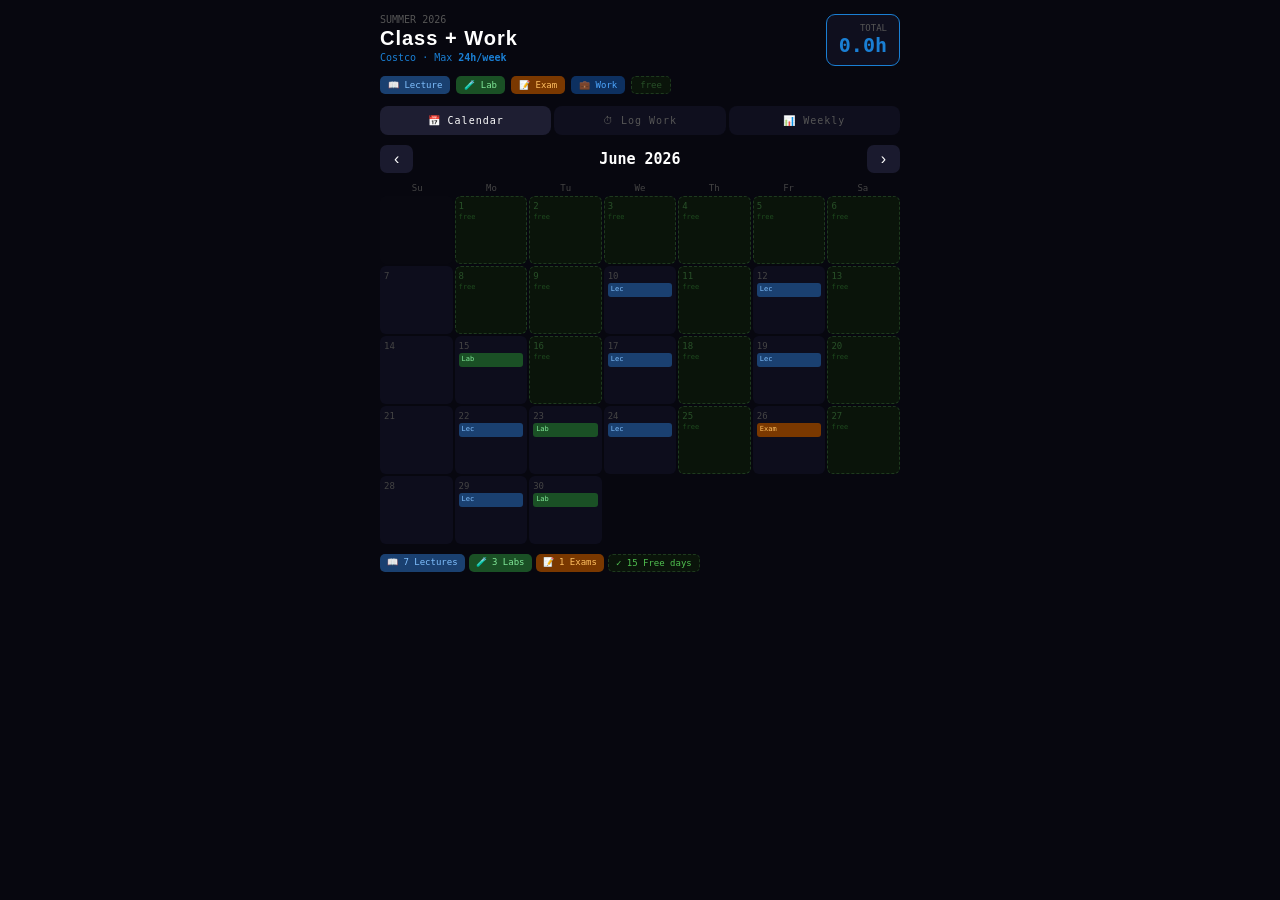
<file: Work + Class Tracker.html>
<!DOCTYPE html>
<html>
<head>
<meta charset="utf-8">
<meta name="viewport" content="width=device-width,initial-scale=1">
<title>Class + Work Tracker</title>
<style>
*{box-sizing:border-box;margin:0;padding:0}
body{background:#07070f;color:#fff;font-family:monospace;padding:14px;min-height:100vh}
.wrap{max-width:520px;margin:0 auto}
h1{font-family:sans-serif;font-size:20px;font-weight:900;letter-spacing:1px}
.sub{font-size:10px;color:#555;margin-bottom:2px}

/* Tabs */
.tabs{display:flex;gap:3px;margin:12px 0 10px}
.tab{flex:1;padding:9px 4px;border:none;border-radius:8px;cursor:pointer;font-family:monospace;font-size:10px;letter-spacing:1px;background:#0f0f1e;color:#555;transition:all .15s}
.tab.on{background:#1e1e32;color:#fff}

/* Cards */
.card{background:#0f0f1e;border-radius:10px;padding:14px;margin-bottom:10px;border:1px solid #1a1a2e}

/* Inputs */
label{font-size:9px;color:#555;display:block;margin-bottom:4px;letter-spacing:1px}
input[type=date],input[type=number]{width:100%;background:#0a0a16;border:1px solid #252540;border-radius:7px;padding:9px 10px;color:#fff;font-size:12px;font-family:monospace;outline:none}
input:focus{border-color:#1a7fd4}
.g2{display:grid;grid-template-columns:1fr 1fr;gap:10px;margin-bottom:10px}

/* Buttons */
.btn-add{width:100%;background:#00b055;border:none;border-radius:8px;padding:10px;color:#000;font-family:monospace;font-size:12px;font-weight:700;cursor:pointer;margin-top:4px}
.btn-del{background:none;border:none;color:#333;cursor:pointer;font-size:17px;padding:0 4px;line-height:1}
.btn-del:hover{color:#f55}

/* Alerts */
.alert{border-radius:7px;padding:8px 10px;font-size:10px;margin-bottom:8px}
.alert-warn{background:#2a1400;border:1px solid #ff8800;color:#ff8800}
.alert-info{background:#0a0a16;border:1px solid #252540;color:#aaa}
.alert-over{color:#f55}
.alert-ok{color:#50d080}

/* Calendar */
.cal-nav{display:flex;justify-content:space-between;align-items:center;margin-bottom:10px}
.cal-nav button{background:#1a1a2e;border:none;color:#fff;border-radius:7px;padding:5px 14px;cursor:pointer;font-size:16px}
.cal-nav span{font-weight:700;font-size:15px}
.dow{display:grid;grid-template-columns:repeat(7,1fr);gap:2px;margin-bottom:3px;text-align:center;font-size:9px;color:#444;padding:0 1px}
.cgrid{display:grid;grid-template-columns:repeat(7,1fr);gap:2px}
.cell{min-height:68px;border-radius:6px;padding:4px 3px;overflow:hidden;background:#0d0d1c;border:1px solid transparent;position:relative}
.cell.free{background:#0a140a;border:1px dashed #1e3a1e}
.cell.today{background:#12122a;border:1px solid #4444aa}
.cell.empty{background:#080810;border:1px solid transparent}
.daynum{font-size:9px;color:#444;margin-bottom:2px;display:flex;justify-content:space-between;align-items:center}
.daynum.is-today{color:#fff}
.daynum.is-free{color:#285028}
.chip{border-radius:3px;padding:2px 3px;margin-bottom:2px;font-size:7px;line-height:1.4;white-space:nowrap;overflow:hidden;text-overflow:ellipsis}
.chip-L{background:#1a4070;color:#80c0ff}
.chip-B{background:#1a5025;color:#80e898}
.chip-E{background:#7a3800;color:#ffc060}
.chip-W{background:#0d3060;color:#4da6ff}
.chip-free{font-size:7px;color:#1e4a1e;margin-top:1px}

/* Shifts */
.shift{display:flex;justify-content:space-between;align-items:center;padding:9px 11px;background:#0a0a16;border-radius:8px;border-left:3px solid #1a7fd4;margin-bottom:6px}
.shift-left{display:flex;flex-wrap:wrap;align-items:center;gap:6px}

/* Weekly */
.wk-card{background:#0f0f1e;border-radius:10px;padding:14px;margin-bottom:10px;border:1px solid #1a1a2e}
.bar-bg{height:6px;background:#1a1a2e;border-radius:3px;overflow:hidden;margin:8px 0}
.bar-fill{height:100%;border-radius:3px;transition:width .3s}
.tags{display:flex;flex-wrap:wrap;gap:4px;margin-top:6px}
.tag{border-radius:5px;padding:3px 7px;font-size:9px;display:inline-block}
.tag-L{background:#1a4070;color:#80c0ff}
.tag-B{background:#1a5025;color:#80e898}
.tag-E{background:#7a3800;color:#ffc060}
.tag-av{background:#0a140a;border:1px dashed #1e3a1e;color:#50c050}

/* Legend */
.legend{display:flex;flex-wrap:wrap;gap:6px;margin-bottom:12px}
.leg{display:flex;align-items:center;gap:4px;font-size:9px;padding:3px 8px;border-radius:5px}

.section{display:none}
.section.on{display:block}
.empty-msg{color:#333;font-size:12px;padding:4px 0}
</style>
</head>
<body>
<div class="wrap">

  <!-- Header -->
  <div style="display:flex;justify-content:space-between;align-items:flex-start;margin-bottom:10px">
    <div>
      <div class="sub">SUMMER 2026</div>
      <h1>Class + Work</h1>
      <div style="font-size:10px;color:#1a7fd4;margin-top:2px">Costco · Max <b>24h/week</b></div>
    </div>
    <div style="text-align:right;background:#0f0f1e;border:1px solid #1a7fd4;border-radius:9px;padding:8px 12px">
      <div style="font-size:9px;color:#555">TOTAL</div>
      <div id="tot" style="font-size:20px;font-weight:700;color:#1a7fd4">0.0h</div>
    </div>
  </div>

  <!-- Legend -->
  <div class="legend">
    <div class="leg" style="background:#1a4070;color:#80c0ff">📖 Lecture</div>
    <div class="leg" style="background:#1a5025;color:#80e898">🧪 Lab</div>
    <div class="leg" style="background:#7a3800;color:#ffc060">📝 Exam</div>
    <div class="leg" style="background:#0d3060;color:#4da6ff">💼 Work</div>
    <div class="leg" style="background:#0a140a;border:1px dashed #1e3a1e;color:#285028">free</div>
  </div>

  <!-- Tabs -->
  <div class="tabs">
    <button class="tab on" onclick="show('cal',this)">📅 Calendar</button>
    <button class="tab" onclick="show('log',this)">⏱ Log Work</button>
    <button class="tab" onclick="show('wk',this)">📊 Weekly</button>
  </div>

  <!-- CALENDAR -->
  <div id="cal" class="section on">
    <div class="cal-nav">
      <button onclick="prevM()">‹</button>
      <span id="mhdr"></span>
      <button onclick="nextM()">›</button>
    </div>
    <div class="dow"><span>Su</span><span>Mo</span><span>Tu</span><span>We</span><span>Th</span><span>Fr</span><span>Sa</span></div>
    <div class="cgrid" id="cgrid"></div>
    <div id="cal-summary" class="tags" style="margin-top:10px"></div>
  </div>

  <!-- LOG -->
  <div id="log" class="section">
    <div class="card">
      <div class="g2">
        <div><label>DATE</label><input type="date" id="fd" onchange="checkDate()" /></div>
        <div><label>HOURS</label><input type="number" id="fh" step="0.25" min="0.25" max="14" placeholder="e.g. 8" oninput="checkDate()" onkeydown="if(event.key==='Enter')addShift()" /></div>
      </div>
      <div id="clash" class="alert alert-warn" style="display:none">⚠ You have a class on this day</div>
      <div id="wprev" class="alert alert-info" style="display:none"></div>
      <div id="ferr" style="color:#f55;font-size:10px;margin-bottom:6px"></div>
      <button class="btn-add" onclick="addShift()">+ ADD COSTCO SHIFT</button>
    </div>
    <div class="card">
      <div style="font-size:10px;color:#555;margin-bottom:10px">SHIFTS (<span id="scnt">0</span>)</div>
      <div id="slist"><div class="empty-msg">No shifts logged yet.</div></div>
    </div>
  </div>

  <!-- WEEKLY -->
  <div id="wk" class="section">
    <div id="wklist"><div class="empty-msg" style="padding:12px">No data yet.</div></div>
  </div>

</div>
<script>
const CL=[
  {d:"2026-06-10",t:"L"},{d:"2026-06-12",t:"L"},{d:"2026-06-15",t:"B"},
  {d:"2026-06-17",t:"L"},{d:"2026-06-19",t:"L"},{d:"2026-06-22",t:"L"},
  {d:"2026-06-23",t:"B"},{d:"2026-06-24",t:"L"},{d:"2026-06-26",t:"E"},
  {d:"2026-06-29",t:"L"},{d:"2026-06-30",t:"B"},{d:"2026-07-03",t:"L"},
  {d:"2026-07-06",t:"B"},{d:"2026-07-08",t:"L"},{d:"2026-07-09",t:"B"},
  {d:"2026-07-10",t:"L"},{d:"2026-07-16",t:"E"}
];
const CLSET=new Set(CL.map(c=>c.d));
const TLABEL={L:"📖 Lecture",B:"🧪 Lab",E:"📝 Exam"};
const MN=["January","February","March","April","May","June","July","August","September","October","November","December"];
const pad=n=>String(n).padStart(2,"0");
const toDS=d=>`${d.getFullYear()}-${pad(d.getMonth()+1)}-${pad(d.getDate())}`;
const today=toDS(new Date());
const fmt=ds=>new Date(ds+"T12:00:00").toLocaleDateString("en-US",{month:"short",day:"numeric"});

let entries=[];
try{entries=JSON.parse(localStorage.getItem("ctv6")||"[]")}catch{}
let mo=6,yr=2026;

function save(){try{localStorage.setItem("ctv6",JSON.stringify(entries))}catch{}}

function wkStart(ds){
  const d=new Date(ds+"T12:00:00"),dow=d.getDay();
  d.setDate(d.getDate()-(dow===0?6:dow-1));
  return toDS(d);
}
function getWkTotals(){
  const m={};
  entries.forEach(e=>{const k=wkStart(e.date);m[k]=(m[k]||0)+e.hours;});
  return m;
}
function totalHrs(){return entries.reduce((s,e)=>s+e.hours,0);}
function isAvail(ds){return !CLSET.has(ds)&&new Date(ds+"T12:00:00").getDay()!==0;}

function show(id,btn){
  document.querySelectorAll(".section").forEach(s=>s.classList.remove("on"));
  document.querySelectorAll(".tab").forEach(t=>t.classList.remove("on"));
  document.getElementById(id).classList.add("on");
  btn.classList.add("on");
  if(id==="cal") renderCal();
  else if(id==="wk") renderWk();
  else renderLog();
}

// ── CALENDAR ──
function renderCal(){
  document.getElementById("mhdr").textContent=MN[mo-1]+" "+yr;
  const fd=new Date(yr,mo-1,1).getDay();
  const dim=new Date(yr,mo,0).getDate();
  const wt=getWkTotals();
  let html="";
  for(let i=0;i<fd;i++) html+='<div class="cell empty"></div>';
  let lecCount=0,labCount=0,examCount=0,freeCount=0;
  for(let day=1;day<=dim;day++){
    const ds=`${yr}-${pad(mo)}-${pad(day)}`;
    const cls=CL.find(c=>c.d===ds);
    const we=entries.filter(e=>e.date===ds);
    const dh=we.reduce((s,e)=>s+e.hours,0);
    const free=isAvail(ds)&&!cls&&!we.length;
    if(cls){if(cls.t==="L")lecCount++;else if(cls.t==="B")labCount++;else examCount++;}
    if(free) freeCount++;
    const isT=ds===today;
    const cellCls="cell"+(isT?" today":free?" free":"");
    html+=`<div class="${cellCls}">`;
    html+=`<div class="daynum${isT?" is-today":free?" is-free":""}"><span>${day}</span>${dh>0?`<span style="font-size:7px;color:#4da6ff">${dh}h</span>`:""}</div>`;
    if(cls) html+=`<div class="chip chip-${cls.t}">${cls.t==="L"?"Lec":cls.t==="B"?"Lab":"Exam"}</div>`;
    if(dh>0) html+=`<div class="chip chip-W">💼 ${dh}h</div>`;
    if(free) html+=`<div class="chip-free">free</div>`;
    html+="</div>";
  }
  document.getElementById("cgrid").innerHTML=html;
  // Summary
  let sum="";
  if(lecCount) sum+=`<span class="tag tag-L">📖 ${lecCount} Lectures</span>`;
  if(labCount) sum+=`<span class="tag tag-B">🧪 ${labCount} Labs</span>`;
  if(examCount) sum+=`<span class="tag tag-E">📝 ${examCount} Exams</span>`;
  if(freeCount) sum+=`<span class="tag tag-av">✓ ${freeCount} Free days</span>`;
  document.getElementById("cal-summary").innerHTML=sum;
}

function prevM(){mo===1?(mo=12,yr--):mo--;renderCal();}
function nextM(){mo===12?(mo=1,yr++):mo++;renderCal();}

// ── LOG ──
function renderLog(){
  const fd=document.getElementById("fd");
  if(!fd.value) fd.value=today;
  document.getElementById("tot").textContent=totalHrs().toFixed(1)+"h";
  document.getElementById("scnt").textContent=entries.length;
  let html="";
  [...entries].sort((a,b)=>b.date.localeCompare(a.date)).forEach(e=>{
    const clash=CLSET.has(e.date)?'<span style="color:#ff8800;font-size:9px">⚠ class day</span>':"";
    html+=`<div class="shift">
      <div class="shift-left">
        <span style="color:#1a7fd4;font-size:10px">COSTCO</span>
        <span style="font-size:12px">${fmt(e.date)}</span>
        <span style="color:#444;font-size:10px">${new Date(e.date+"T12:00:00").toLocaleDateString("en-US",{weekday:"short"})}</span>
        ${clash}
      </div>
      <div style="display:flex;align-items:center;gap:8px">
        <span style="font-weight:700;font-size:15px">${e.hours}h</span>
        <button class="btn-del" onclick="del(${e.id})">×</button>
      </div>
    </div>`;
  });
  document.getElementById("slist").innerHTML=html||'<div class="empty-msg">No shifts logged yet.</div>';
  checkDate();
}

function checkDate(){
  const ds=document.getElementById("fd").value;
  if(!ds) return;
  document.getElementById("clash").style.display=CLSET.has(ds)?"block":"none";
  const wt=getWkTotals();
  const k=wkStart(ds),ex=wt[k]||0;
  const fh=parseFloat(document.getElementById("fh").value)||0;
  const nt=ex+fh,ov=nt>24;
  const el=document.getElementById("wprev");
  const ws=new Date(ds+"T12:00:00"),dow=ws.getDay();
  ws.setDate(ws.getDate()-(dow===0?6:dow-1));
  const we=new Date(ws);we.setDate(ws.getDate()+6);
  el.style.display="block";
  el.innerHTML=`Week ${fmt(toDS(ws))}–${fmt(toDS(we))}: <b>${ex.toFixed(1)}h</b> used${fh?` → <span class="${ov?"alert-over":"alert-ok"}">${nt.toFixed(1)}/24h${ov?" ⚠ OVER LIMIT":""}</span>`:""}`;
}

function addShift(){
  const ds=document.getElementById("fd").value;
  const h=parseFloat(document.getElementById("fh").value);
  const err=document.getElementById("ferr");
  if(!ds) return err.textContent="Pick a date.";
  if(isNaN(h)||h<=0||h>14) return err.textContent="Enter hours between 0.25 and 14.";
  err.textContent="";
  entries.push({id:Date.now(),date:ds,hours:h});
  save();document.getElementById("fh").value="";renderLog();
}

function del(id){
  if(!confirm("Remove this shift?")) return;
  entries=entries.filter(e=>e.id!==id);
  save();renderLog();
}

// ── WEEKLY ──
function renderWk(){
  const wt=getWkTotals();
  const allD=[...CL.map(c=>c.d),...entries.map(e=>e.date)];
  const wks=[...new Set(allD.map(d=>wkStart(d)))].sort();
  if(!wks.length){document.getElementById("wklist").innerHTML='<div class="empty-msg" style="padding:12px">No data yet.</div>';return;}
  let html="";
  wks.forEach(wk=>{
    const h=wt[wk]||0,pct=Math.min(h/24*100,100);
    const ov=h>24,warn=h>=20,bc=ov?"#f44":warn?"#fa0":"#00b055";
    const we=new Date(wk+"T12:00:00");we.setDate(we.getDate()+6);
    const wCls=CL.filter(c=>wkStart(c.d)===wk);
    const avDays=[];
    const ws=new Date(wk+"T12:00:00");
    for(let i=0;i<7;i++){const d=new Date(ws);d.setDate(ws.getDate()+i);const ds=toDS(d);if(isAvail(ds))avDays.push(d.toLocaleDateString("en-US",{weekday:"short",month:"short",day:"numeric"}));}
    html+=`<div class="wk-card" style="border-left:3px solid ${bc}">
      <div style="display:flex;justify-content:space-between;align-items:flex-start">
        <div><div style="font-size:9px;color:#555">WEEK OF</div><div style="font-size:12px;font-weight:600">${fmt(wk)} – ${fmt(toDS(we))}</div></div>
        <div style="text-align:right"><div style="font-size:20px;font-weight:700;color:${bc};line-height:1">${h.toFixed(1)}<span style="font-size:11px">/24h</span></div><div style="font-size:9px;color:${bc}">${ov?"⚠ OVER":warn?"⚠ NEAR":"✓ OK"}</div></div>
      </div>
      <div class="bar-bg"><div class="bar-fill" style="width:${pct}%;background:${bc}"></div></div>
      <div style="font-size:10px;color:#555">${Math.max(0,24-h).toFixed(1)}h remaining this week</div>`;
    if(wCls.length){
      html+=`<div class="tags">`;
      wCls.forEach(c=>{html+=`<span class="tag tag-${c.t}">${TLABEL[c.t]} · ${fmt(c.d)}</span>`;});
      html+=`</div>`;
    }
    if(avDays.length){
      html+=`<div style="font-size:9px;color:#285028;margin-top:8px;margin-bottom:4px">✓ AVAILABLE FOR COSTCO</div><div class="tags">`;
      avDays.forEach(d=>{html+=`<span class="tag tag-av">${d}</span>`;});
      html+=`</div>`;
    }
    html+=`</div>`;
  });
  document.getElementById("wklist").innerHTML=html;
}

// Init
renderCal();renderLog();
</script>
</body>
</html>
</file>
